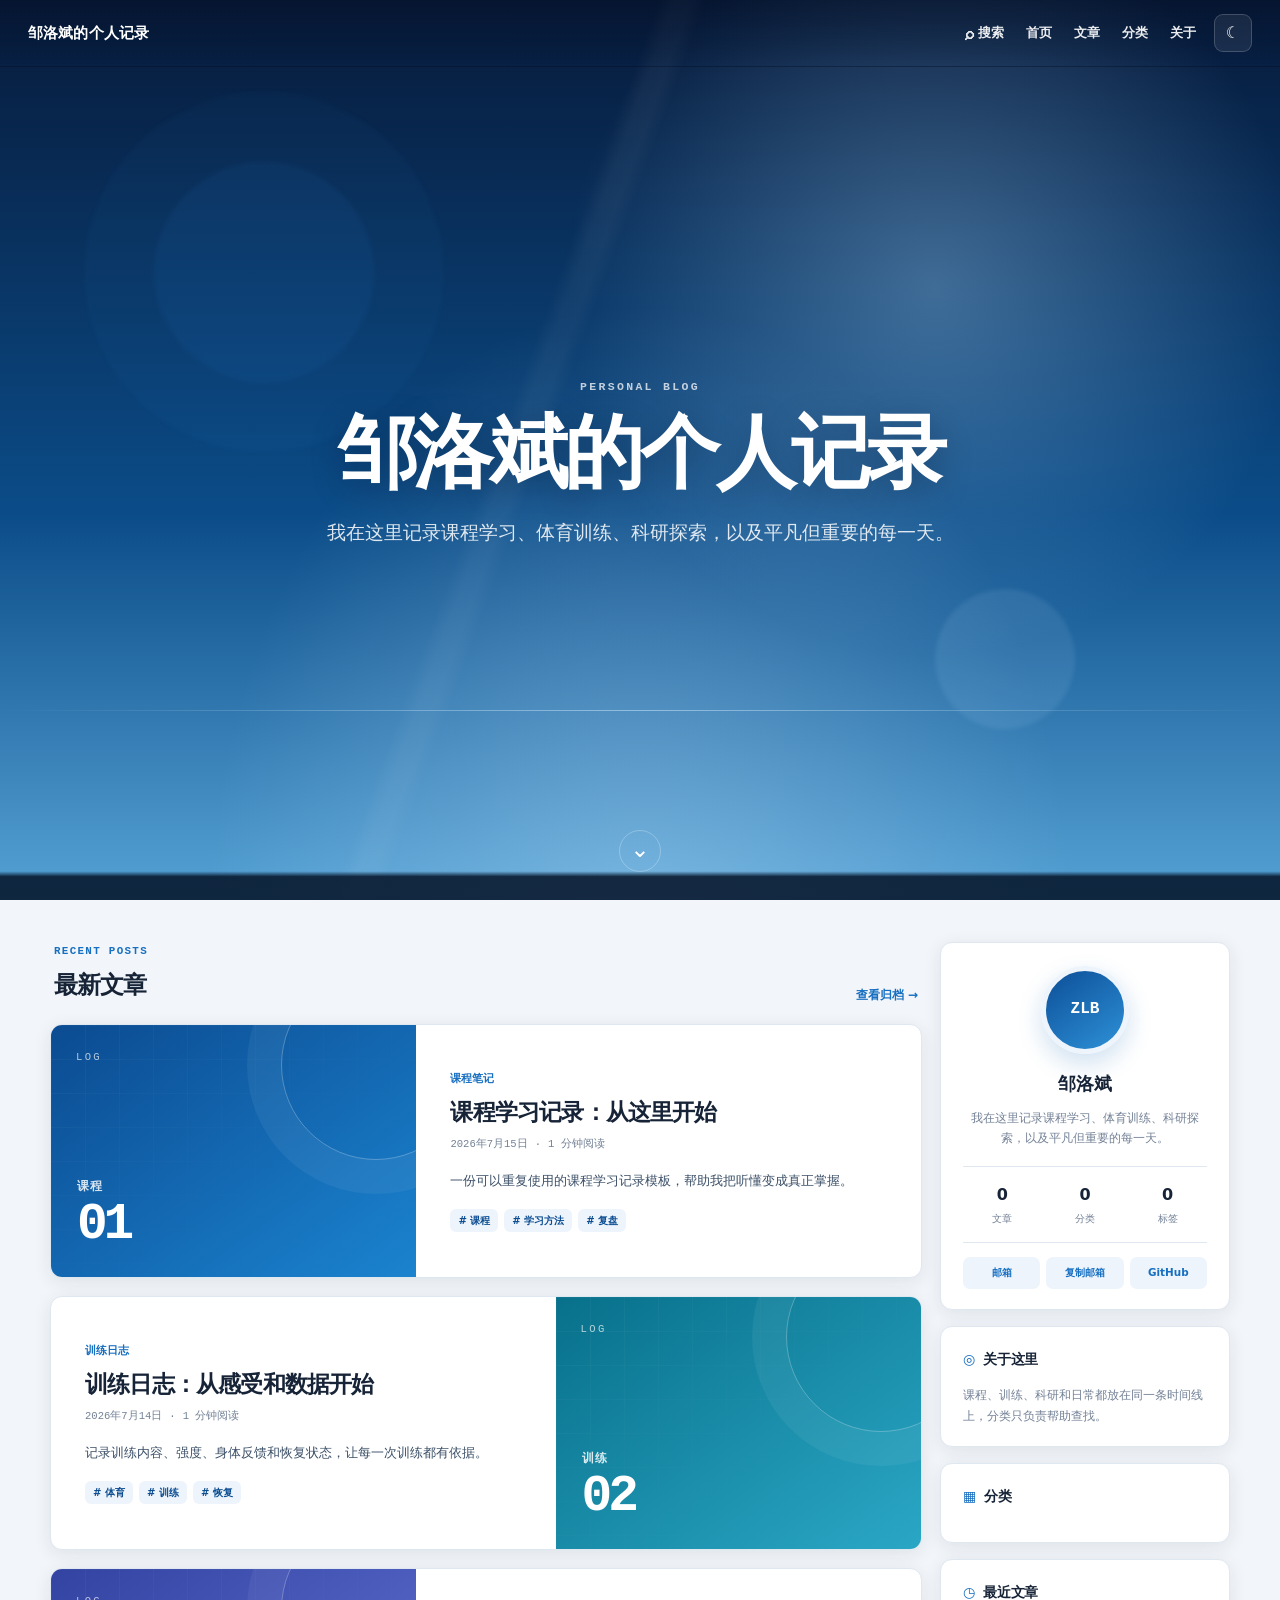
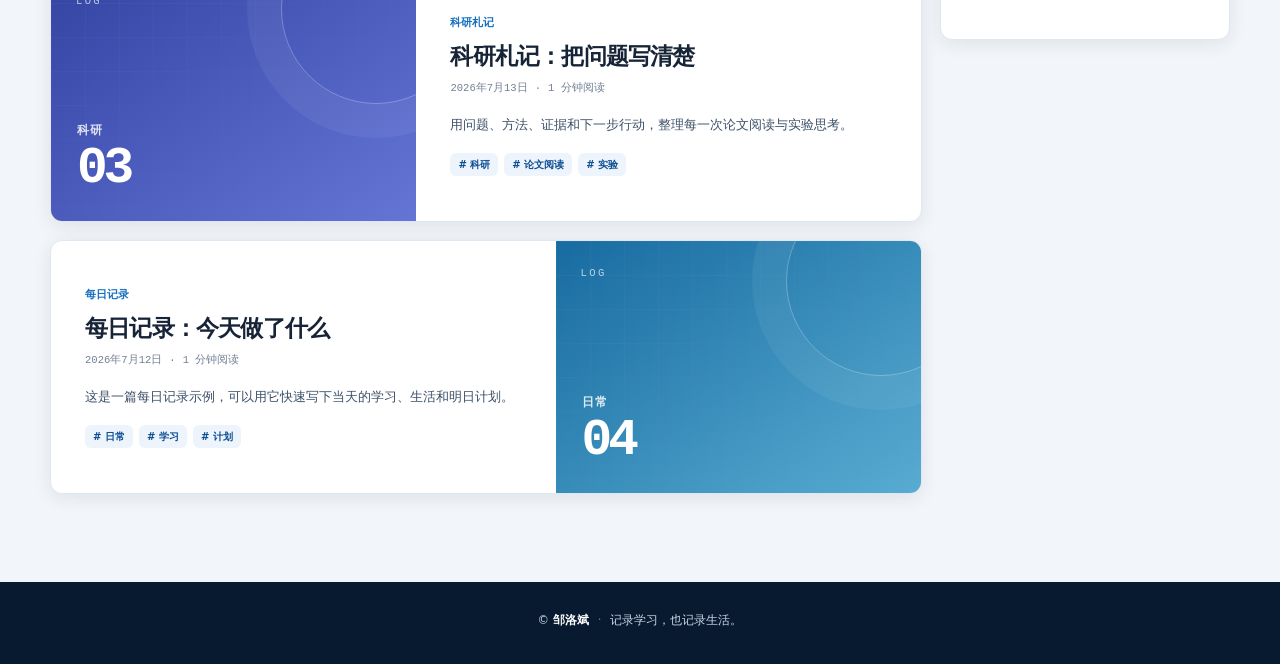
<file: index.html>
<!doctype html>
<html lang="zh-CN" data-theme="light">
  <head>
    <meta charset="utf-8" />
    <meta name="viewport" content="width=device-width, initial-scale=1" />
    <meta name="color-scheme" content="light dark" />
    <meta name="theme-color" content="#0b4f9f" />
    <meta name="description" content="邹洛斌的个人博客，记录课程学习、体育训练、科研探索与每日生活。" />
    <meta property="og:type" content="website" />
    <meta property="og:title" content="邹洛斌的个人记录" />
    <meta property="og:description" content="课程笔记、训练日志、科研札记，以及每天的学习与生活。" />
    <meta property="og:locale" content="zh_CN" />
    <meta name="twitter:card" content="summary" />
    <title>邹洛斌的个人记录</title>
    <link rel="manifest" href="site.webmanifest" />
    <link rel="stylesheet" href="assets/css/styles.css" />
    <script src="assets/js/site-config.js" defer></script>
    <script src="assets/js/records-data.js" defer></script>
    <script src="assets/js/common.js" defer></script>
    <script src="assets/js/main.js" defer></script>
  </head>
  <body data-page="home">
    <a class="skip-link" href="#main-content">跳到主要内容</a>

    <header class="site-header" id="top">
      <div class="header-inner wide-container">
        <a class="brand" href="#home" aria-label="返回首页" data-site-title>邹洛斌的个人记录</a>

        <nav class="desktop-nav" aria-label="主要导航">
          <a class="search-nav" href="notes/index.html#search"><span aria-hidden="true">⌕</span> 搜索</a>
          <a href="#home">首页</a>
          <a href="notes/index.html">文章</a>
          <a href="#categories">分类</a>
          <a href="#about">关于</a>
        </nav>

        <div class="header-actions">
          <button class="icon-button theme-toggle" type="button" aria-label="切换深色模式" title="切换主题">
            <span class="theme-icon" aria-hidden="true">☾</span>
          </button>
          <button class="icon-button menu-toggle" type="button" aria-label="打开导航菜单" aria-expanded="false" aria-controls="mobile-nav">
            <span></span><span></span><span></span>
          </button>
        </div>
      </div>

      <nav class="mobile-nav" id="mobile-nav" aria-label="移动端导航" hidden>
        <a href="#home">首页</a>
        <a href="notes/index.html">全部文章</a>
        <a href="notes/index.html?category=course" data-category-name="course">课程笔记</a>
        <a href="notes/index.html?category=training" data-category-name="training">训练日志</a>
        <a href="notes/index.html?category=research" data-category-name="research">科研札记</a>
        <a href="notes/index.html?category=daily" data-category-name="daily">每日记录</a>
        <a href="#about">关于我</a>
      </nav>
    </header>

    <main id="main-content">
      <section class="blog-hero" id="home" aria-labelledby="hero-title">
        <div class="hero-sky" aria-hidden="true">
          <span class="hero-orb hero-orb-one"></span>
          <span class="hero-orb hero-orb-two"></span>
          <span class="hero-horizon"></span>
        </div>
        <div class="hero-content container">
          <p class="hero-kicker">PERSONAL BLOG</p>
          <h1 id="hero-title" data-site-title>邹洛斌的个人记录</h1>
          <p data-owner-intro>我在这里记录课程学习、体育训练、科研探索，以及平凡但重要的每一天。</p>
        </div>
        <a class="scroll-down" href="#blog-content" aria-label="查看最新文章"><span aria-hidden="true">⌄</span></a>
      </section>

      <div class="blog-layout container" id="blog-content">
        <section class="post-feed" aria-labelledby="latest-title">
          <div class="feed-heading">
            <div>
              <p class="section-label">RECENT POSTS</p>
              <h2 id="latest-title">最新文章</h2>
            </div>
            <a href="notes/index.html">查看归档 <span aria-hidden="true">→</span></a>
          </div>
          <div class="post-list" id="post-feed" aria-live="polite"></div>
        </section>

        <aside class="blog-sidebar" id="about" aria-label="个人资料与文章导航">
          <section class="sidebar-card profile-card">
            <div class="profile-avatar" data-owner-initials aria-hidden="true">ZLB</div>
            <h2 data-owner-name>邹洛斌</h2>
            <p data-owner-intro>我在这里记录课程学习、体育训练、科研探索，以及平凡但重要的每一天。</p>
            <div class="profile-stats" aria-label="网站统计">
              <a href="notes/index.html"><strong data-record-total>0</strong><span>文章</span></a>
              <a href="notes/index.html"><strong data-category-total>0</strong><span>分类</span></a>
              <a href="notes/index.html"><strong data-tag-total>0</strong><span>标签</span></a>
            </div>
            <div class="profile-actions">
              <a data-email-link href="mailto:3230104074@zju.edu.cn">邮箱</a>
              <button class="copy-email" type="button">复制邮箱</button>
              <a data-github-link href="#">GitHub</a>
            </div>
          </section>

          <section class="sidebar-card notice-card">
            <h2><span aria-hidden="true">◎</span> 关于这里</h2>
            <p>课程、训练、科研和日常都放在同一条时间线上，分类只负责帮助查找。</p>
          </section>

          <section class="sidebar-card" id="categories">
            <h2><span aria-hidden="true">▦</span> 分类</h2>
            <div class="sidebar-categories" data-sidebar-categories></div>
          </section>

          <section class="sidebar-card">
            <h2><span aria-hidden="true">◷</span> 最近文章</h2>
            <div class="sidebar-recent" data-sidebar-recent></div>
          </section>
        </aside>
      </div>
    </main>

    <footer class="site-footer">
      <div class="container footer-inner">
        <p>© <span id="current-year"></span> <strong data-owner-name>邹洛斌</strong></p>
        <p>记录学习，也记录生活。</p>
      </div>
    </footer>

    <button class="back-to-top" type="button" aria-label="返回页面顶部" title="返回顶部">↑</button>
    <div class="toast" role="status" aria-live="polite" aria-atomic="true"></div>
    <noscript><div class="noscript-message">请启用 JavaScript，以显示文章记录。</div></noscript>
  </body>
</html>
</file>
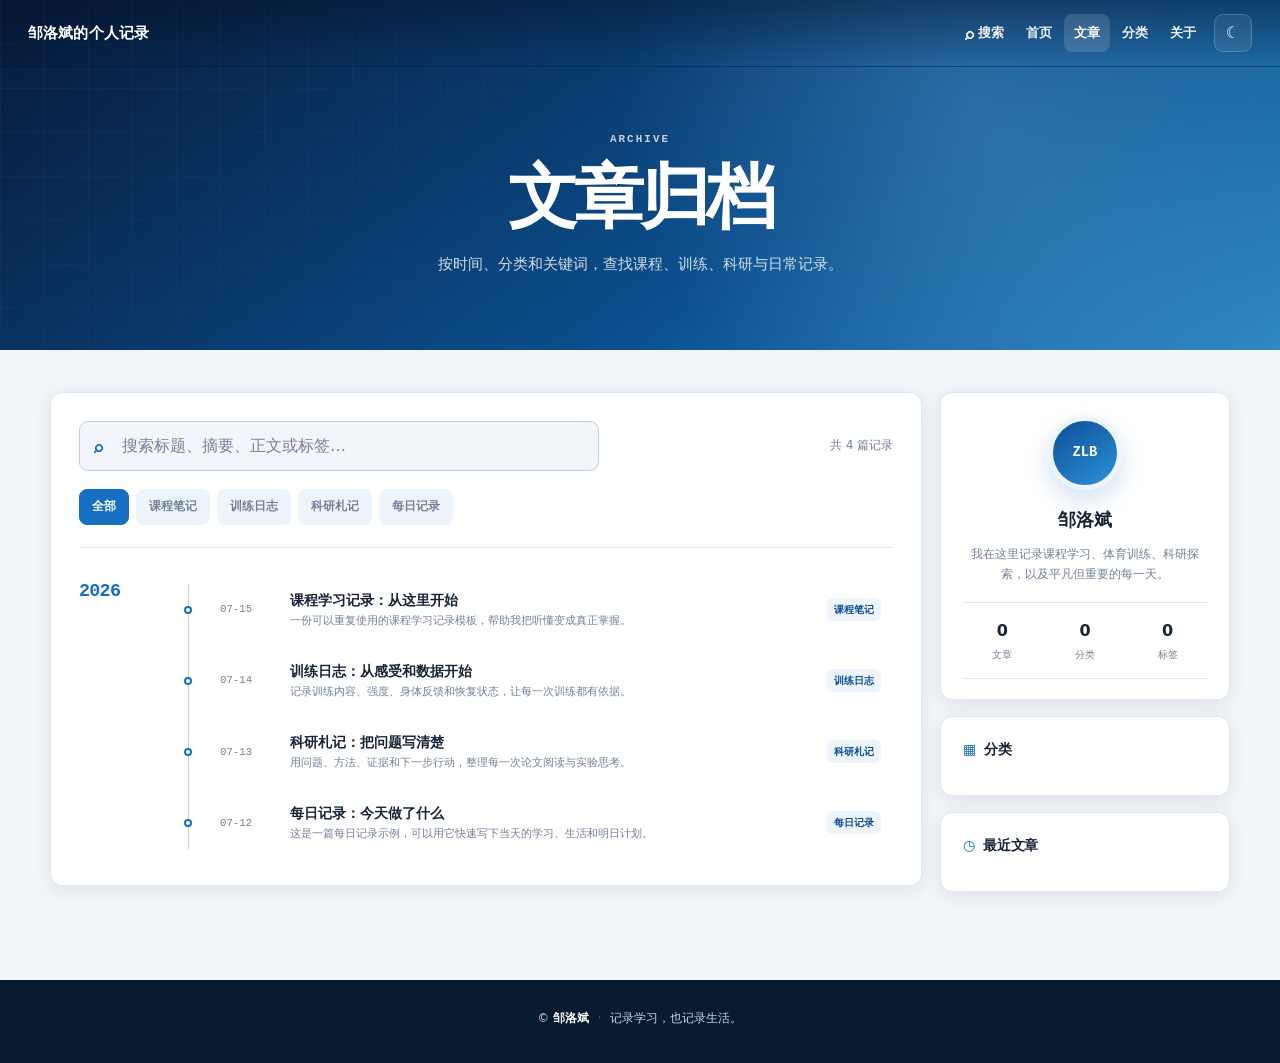
<file: notes/index.html>
<!doctype html>
<html lang="zh-CN" data-theme="light">
  <head>
    <meta charset="utf-8" />
    <meta name="viewport" content="width=device-width, initial-scale=1" />
    <meta name="color-scheme" content="light dark" />
    <meta name="theme-color" content="#0b4f9f" />
    <meta name="description" content="邹洛斌的课程、训练、科研与每日记录归档。" />
    <title>文章归档 · 邹洛斌</title>
    <link rel="stylesheet" href="../assets/css/styles.css" />
    <link rel="stylesheet" href="../assets/css/articles.css" />
    <script src="../assets/js/site-config.js" defer></script>
    <script src="../assets/js/records-data.js" defer></script>
    <script src="../assets/js/common.js" defer></script>
    <script src="../assets/js/notes.js" defer></script>
  </head>
  <body data-page="archive">
    <a class="skip-link" href="#main-content">跳到主要内容</a>

    <header class="site-header">
      <div class="header-inner wide-container">
        <a class="brand" href="../index.html" aria-label="返回网站首页" data-site-title>邹洛斌的个人记录</a>
        <nav class="desktop-nav" aria-label="主要导航">
          <a class="search-nav" href="#search"><span aria-hidden="true">⌕</span> 搜索</a>
          <a href="../index.html">首页</a>
          <a class="is-active" href="index.html" aria-current="page">文章</a>
          <a href="#archive-filter">分类</a>
          <a href="../index.html#about">关于</a>
        </nav>
        <div class="header-actions">
          <button class="icon-button theme-toggle" type="button" aria-label="切换深色模式" title="切换主题">
            <span class="theme-icon" aria-hidden="true">☾</span>
          </button>
          <button class="icon-button menu-toggle" type="button" aria-label="打开导航菜单" aria-expanded="false" aria-controls="mobile-nav">
            <span></span><span></span><span></span>
          </button>
        </div>
      </div>
      <nav class="mobile-nav" id="mobile-nav" aria-label="移动端导航" hidden>
        <a href="../index.html">首页</a>
        <a href="index.html">全部文章</a>
        <a href="index.html?category=course" data-category-name="course">课程笔记</a>
        <a href="index.html?category=training" data-category-name="training">训练日志</a>
        <a href="index.html?category=research" data-category-name="research">科研札记</a>
        <a href="index.html?category=daily" data-category-name="daily">每日记录</a>
      </nav>
    </header>

    <main class="notes-main" id="main-content">
      <section class="page-hero archive-hero" aria-labelledby="notes-page-title">
        <div class="page-hero-inner container">
          <p class="page-kicker">ARCHIVE</p>
          <h1 id="notes-page-title">文章归档</h1>
          <p>按时间、分类和关键词，查找课程、训练、科研与日常记录。</p>
        </div>
      </section>

      <div class="subpage-layout container">
        <section class="archive-panel" aria-label="记录列表">
          <div class="archive-tools" id="search">
            <label class="notes-search">
              <span class="visually-hidden">搜索记录</span>
              <span class="search-mark" aria-hidden="true">⌕</span>
              <input id="notes-search" type="search" placeholder="搜索标题、摘要、正文或标签…" autocomplete="off" />
            </label>
            <p id="results-count" aria-live="polite"></p>
          </div>
          <div class="archive-filter" id="archive-filter" role="group" aria-label="按分类筛选"></div>
          <div class="archive-list" id="archive-list"></div>
        </section>

        <aside class="blog-sidebar subpage-sidebar" aria-label="文章导航">
          <section class="sidebar-card profile-card compact-profile">
            <div class="profile-avatar" data-owner-initials aria-hidden="true">ZLB</div>
            <h2 data-owner-name>邹洛斌</h2>
            <p data-owner-intro>记录课程学习、体育训练、科研探索，以及平凡但重要的每一天。</p>
            <div class="profile-stats">
              <a href="index.html"><strong data-record-total>0</strong><span>文章</span></a>
              <a href="index.html"><strong data-category-total>0</strong><span>分类</span></a>
              <a href="index.html"><strong data-tag-total>0</strong><span>标签</span></a>
            </div>
          </section>
          <section class="sidebar-card">
            <h2><span aria-hidden="true">▦</span> 分类</h2>
            <div class="sidebar-categories" data-sidebar-categories></div>
          </section>
          <section class="sidebar-card">
            <h2><span aria-hidden="true">◷</span> 最近文章</h2>
            <div class="sidebar-recent" data-sidebar-recent></div>
          </section>
        </aside>
      </div>
    </main>

    <footer class="site-footer">
      <div class="container footer-inner">
        <p>© <span id="current-year"></span> <strong data-owner-name>邹洛斌</strong></p>
        <p>记录学习，也记录生活。</p>
      </div>
    </footer>
    <button class="back-to-top" type="button" aria-label="返回页面顶部">↑</button>
    <div class="toast" role="status" aria-live="polite" aria-atomic="true"></div>
  </body>
</html>
</file>
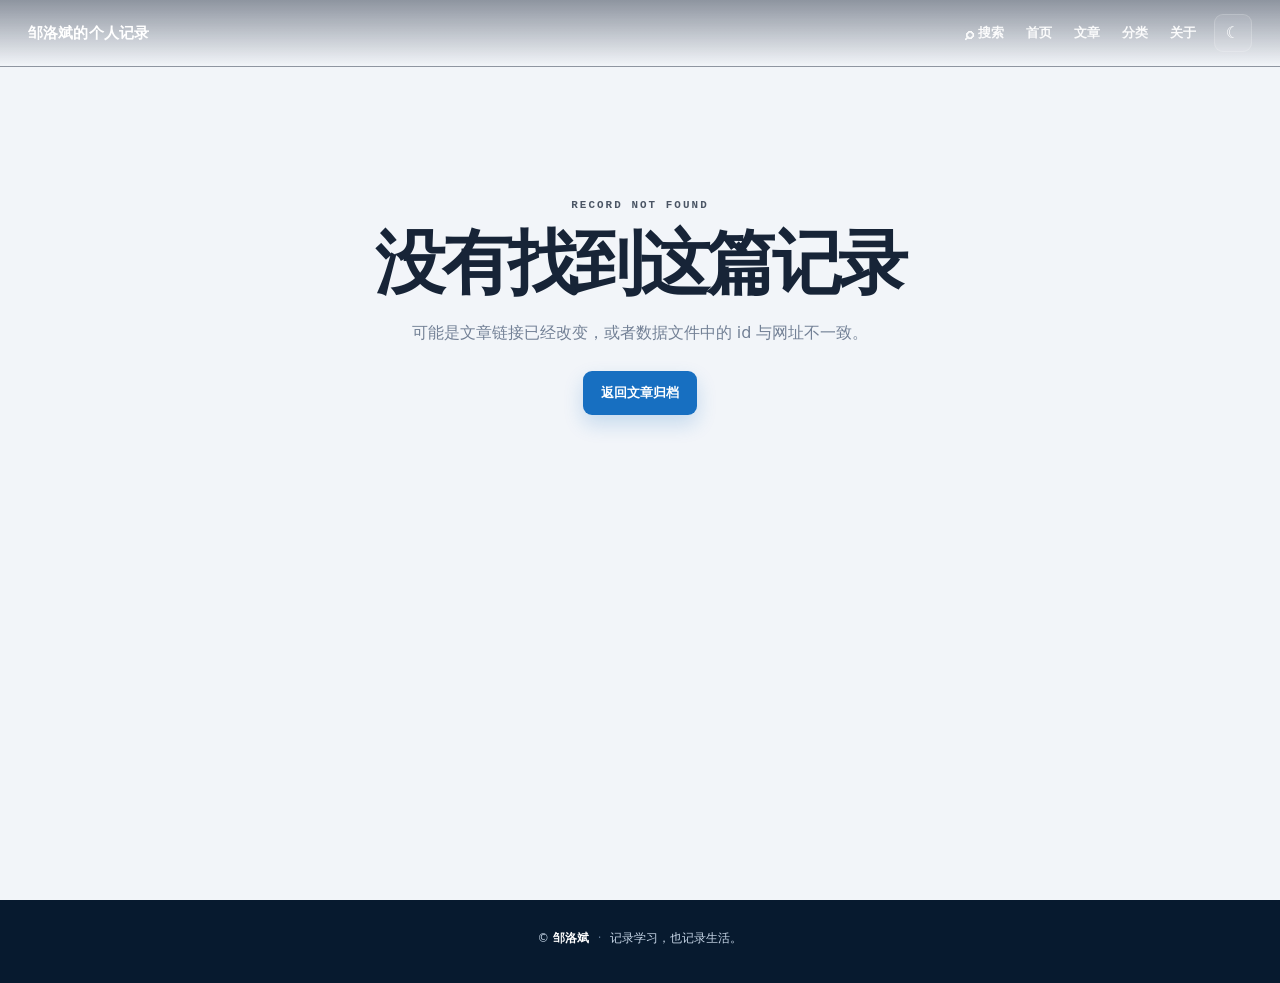
<file: notes/article.html>
<!doctype html>
<html lang="zh-CN" data-theme="light">
  <head>
    <meta charset="utf-8" />
    <meta name="viewport" content="width=device-width, initial-scale=1" />
    <meta name="color-scheme" content="light dark" />
    <meta name="theme-color" content="#0b4f9f" />
    <meta name="description" content="邹洛斌的个人记录。" />
    <title>文章 · 邹洛斌</title>
    <link rel="stylesheet" href="../assets/css/styles.css" />
    <link rel="stylesheet" href="../assets/css/articles.css" />
    <script src="../assets/js/site-config.js" defer></script>
    <script src="../assets/js/records-data.js" defer></script>
    <script src="../assets/js/common.js" defer></script>
    <script src="../assets/js/article.js" defer></script>
  </head>
  <body data-page="article">
    <a class="skip-link" href="#main-content">跳到主要内容</a>

    <header class="site-header">
      <div class="header-inner wide-container">
        <a class="brand" href="../index.html" aria-label="返回网站首页" data-site-title>邹洛斌的个人记录</a>
        <nav class="desktop-nav" aria-label="主要导航">
          <a class="search-nav" href="index.html#search"><span aria-hidden="true">⌕</span> 搜索</a>
          <a href="../index.html">首页</a>
          <a href="index.html">文章</a>
          <a href="index.html#archive-filter">分类</a>
          <a href="../index.html#about">关于</a>
        </nav>
        <div class="header-actions">
          <button class="icon-button theme-toggle" type="button" aria-label="切换深色模式" title="切换主题">
            <span class="theme-icon" aria-hidden="true">☾</span>
          </button>
          <button class="icon-button menu-toggle" type="button" aria-label="打开导航菜单" aria-expanded="false" aria-controls="mobile-nav">
            <span></span><span></span><span></span>
          </button>
        </div>
      </div>
      <nav class="mobile-nav" id="mobile-nav" aria-label="移动端导航" hidden>
        <a href="../index.html">首页</a>
        <a href="index.html">全部文章</a>
        <a href="../index.html#about">关于我</a>
      </nav>
    </header>

    <main class="article-main" id="main-content">
      <div id="article-view">
        <section class="page-hero article-hero" id="article-hero" aria-labelledby="article-title">
          <div class="page-hero-inner article-heading container">
            <a class="article-category" id="article-category" href="index.html">个人记录</a>
            <h1 id="article-title">正在打开记录…</h1>
            <p class="article-summary" id="article-summary"></p>
            <div class="article-meta">
              <time id="article-date"></time>
              <span id="article-reading-time"></span>
            </div>
            <div class="tag-list article-tags" id="article-tags" aria-label="文章标签"></div>
          </div>
        </section>

        <div class="article-page container">
          <article class="article-paper article-content" id="article-content"></article>
          <aside class="article-side" aria-label="文章目录与分类">
            <section class="article-toc sidebar-card">
              <h2><span aria-hidden="true">☷</span> 本页目录</h2>
              <nav id="article-toc"></nav>
            </section>
            <section class="sidebar-card article-category-card">
              <h2><span aria-hidden="true">▦</span> 文章分类</h2>
              <div class="sidebar-categories" data-sidebar-categories></div>
            </section>
          </aside>
        </div>

        <nav class="container article-navigation" id="article-navigation" aria-label="其他记录"></nav>
      </div>

      <section class="container article-missing" id="article-missing" hidden>
        <p class="page-kicker">RECORD NOT FOUND</p>
        <h1>没有找到这篇记录</h1>
        <p>可能是文章链接已经改变，或者数据文件中的 id 与网址不一致。</p>
        <a class="button button-primary" href="index.html">返回文章归档</a>
      </section>
    </main>

    <footer class="site-footer">
      <div class="container footer-inner">
        <p>© <span id="current-year"></span> <strong data-owner-name>邹洛斌</strong></p>
        <p>记录学习，也记录生活。</p>
      </div>
    </footer>
    <button class="back-to-top" type="button" aria-label="返回页面顶部">↑</button>
    <div class="toast" role="status" aria-live="polite" aria-atomic="true"></div>
  </body>
</html>
</file>
<file: assets/css/styles.css>
:root {
  color-scheme: light;
  --bg: #f2f5f9;
  --surface: #ffffff;
  --surface-soft: #edf4fc;
  --text: #172437;
  --text-soft: #3c5068;
  --muted: #738196;
  --primary: #176fc1;
  --primary-deep: #0c4d92;
  --primary-pale: #dcecff;
  --border: #dfe7f0;
  --border-strong: #bfd0e2;
  --hero-top: #071a3a;
  --hero-mid: #0b4c88;
  --hero-bottom: #55a2d5;
  --shadow-card: 0 4px 18px rgba(30, 55, 82, 0.09);
  --shadow-hover: 0 12px 32px rgba(30, 55, 82, 0.15);
  --header-height: 66px;
  --container: 1180px;
  --font-sans: Inter, "PingFang SC", "Microsoft YaHei", "Noto Sans CJK SC", system-ui, sans-serif;
  --font-mono: "SFMono-Regular", Consolas, "Liberation Mono", monospace;
}

[data-theme="dark"] {
  color-scheme: dark;
  --bg: #081321;
  --surface: #101f31;
  --surface-soft: #132942;
  --text: #eff7ff;
  --text-soft: #c8d6e7;
  --muted: #91a3b8;
  --primary: #72b5f2;
  --primary-deep: #a3cefa;
  --primary-pale: #173c60;
  --border: #20374f;
  --border-strong: #335775;
  --hero-top: #040e20;
  --hero-mid: #0a315c;
  --hero-bottom: #236d9d;
  --shadow-card: 0 5px 20px rgba(0, 0, 0, 0.22);
  --shadow-hover: 0 14px 34px rgba(0, 0, 0, 0.32);
}

*,
*::before,
*::after {
  box-sizing: border-box;
}

html {
  scroll-behavior: smooth;
  scroll-padding-top: calc(var(--header-height) + 20px);
}

body {
  min-width: 320px;
  margin: 0;
  color: var(--text);
  background: var(--bg);
  font-family: var(--font-sans);
  font-size: 16px;
  line-height: 1.72;
  text-rendering: optimizeLegibility;
}

body.menu-open {
  overflow: hidden;
}

a {
  color: inherit;
  text-decoration: none;
}

button,
input {
  font: inherit;
}

button,
a {
  -webkit-tap-highlight-color: transparent;
}

button {
  color: inherit;
}

::selection {
  color: #ffffff;
  background: var(--primary);
}

:focus-visible {
  outline: 3px solid #66b5ff;
  outline-offset: 3px;
}

.container,
.wide-container {
  width: min(calc(100% - 40px), var(--container));
  margin-inline: auto;
}

.wide-container {
  width: min(calc(100% - 56px), 1240px);
}

.skip-link {
  position: fixed;
  top: 10px;
  left: 10px;
  z-index: 1000;
  padding: 8px 13px;
  color: #ffffff;
  background: #082e5b;
  border-radius: 8px;
  transform: translateY(-160%);
  transition: transform 150ms ease;
}

.skip-link:focus {
  transform: translateY(0);
}

.visually-hidden {
  position: absolute !important;
  width: 1px !important;
  height: 1px !important;
  padding: 0 !important;
  margin: -1px !important;
  overflow: hidden !important;
  clip: rect(0, 0, 0, 0) !important;
  white-space: nowrap !important;
  border: 0 !important;
}

.site-header {
  position: fixed;
  inset: 0 0 auto;
  z-index: 100;
  min-height: var(--header-height);
  color: #ffffff;
  background: linear-gradient(180deg, rgba(4, 16, 37, 0.42), transparent);
  border-bottom: 1px solid transparent;
  transition: color 180ms ease, background-color 180ms ease, border-color 180ms ease, box-shadow 180ms ease;
}

.site-header.is-scrolled,
[data-page="not-found"] .site-header {
  color: var(--text);
  background: rgba(255, 255, 255, 0.9);
  border-bottom-color: var(--border);
  box-shadow: 0 4px 18px rgba(28, 54, 83, 0.07);
  backdrop-filter: blur(16px);
}

[data-theme="dark"] .site-header.is-scrolled,
[data-theme="dark"] body[data-page="not-found"] .site-header {
  background: rgba(8, 19, 33, 0.92);
}

.header-inner {
  display: flex;
  align-items: center;
  justify-content: space-between;
  min-height: var(--header-height);
}

.brand {
  overflow: hidden;
  font-size: 0.96rem;
  font-weight: 790;
  letter-spacing: 0.01em;
  text-overflow: ellipsis;
  white-space: nowrap;
}

.desktop-nav {
  display: flex;
  align-items: center;
  gap: 2px;
  margin-left: auto;
}

.desktop-nav a {
  display: inline-flex;
  align-items: center;
  gap: 5px;
  padding: 8px 10px;
  border-radius: 8px;
  font-size: 0.8rem;
  font-weight: 680;
  opacity: 0.92;
  transition: opacity 150ms ease, background-color 150ms ease;
}

.desktop-nav a:hover,
.desktop-nav a.is-active {
  background: rgba(255, 255, 255, 0.14);
  opacity: 1;
}

.site-header.is-scrolled .desktop-nav a:hover,
.site-header.is-scrolled .desktop-nav a.is-active,
[data-page="not-found"] .desktop-nav a:hover {
  color: var(--primary);
  background: var(--surface-soft);
}

.search-nav span {
  font-size: 1.05rem;
  line-height: 1;
}

.header-actions {
  display: flex;
  align-items: center;
  gap: 7px;
  margin-left: 8px;
}

.icon-button {
  display: grid;
  place-items: center;
  width: 38px;
  height: 38px;
  padding: 0;
  color: inherit;
  background: rgba(255, 255, 255, 0.08);
  border: 1px solid rgba(255, 255, 255, 0.18);
  border-radius: 9px;
  cursor: pointer;
  transition: color 150ms ease, background-color 150ms ease, border-color 150ms ease;
}

.site-header.is-scrolled .icon-button,
[data-page="not-found"] .icon-button {
  background: var(--surface);
  border-color: var(--border);
}

.icon-button:hover {
  background: rgba(255, 255, 255, 0.17);
}

.site-header.is-scrolled .icon-button:hover,
[data-page="not-found"] .icon-button:hover {
  color: var(--primary);
  background: var(--surface-soft);
}

.theme-icon {
  font-size: 1rem;
  line-height: 1;
}

.menu-toggle {
  display: none;
  gap: 4px;
}

.menu-toggle span {
  display: block;
  width: 17px;
  height: 1.5px;
  background: currentColor;
  border-radius: 4px;
}

.mobile-nav {
  position: fixed;
  top: var(--header-height);
  right: 0;
  left: 0;
  padding: 12px 22px 20px;
  color: var(--text);
  background: var(--surface);
  border-bottom: 1px solid var(--border);
  box-shadow: var(--shadow-card);
}

.mobile-nav a {
  display: block;
  padding: 12px 4px;
  color: var(--text-soft);
  border-bottom: 1px solid var(--border);
  font-size: 0.88rem;
  font-weight: 680;
}

.mobile-nav a:last-child {
  border-bottom: 0;
}

.blog-hero {
  position: relative;
  display: grid;
  place-items: center;
  min-height: 100svh;
  max-height: 820px;
  overflow: hidden;
  color: #ffffff;
  background: var(--hero-mid);
  isolation: isolate;
}

.hero-sky {
  position: absolute;
  inset: 0;
  z-index: -2;
  overflow: hidden;
  background:
    radial-gradient(circle at 73% 32%, rgba(177, 222, 255, 0.32), transparent 23rem),
    linear-gradient(180deg, var(--hero-top) 0%, var(--hero-mid) 57%, var(--hero-bottom) 100%);
}

.hero-sky::before {
  position: absolute;
  inset: 0;
  background:
    linear-gradient(110deg, transparent 0 41%, rgba(255, 255, 255, 0.04) 42% 43%, transparent 44%),
    radial-gradient(ellipse at 50% 105%, rgba(198, 231, 255, 0.33), transparent 48%);
  content: "";
}

.hero-sky::after {
  position: absolute;
  right: -9%;
  bottom: -34%;
  left: -9%;
  height: 60%;
  background:
    radial-gradient(ellipse at 18% 70%, #08294f 0 20%, transparent 20.5%),
    radial-gradient(ellipse at 72% 68%, #0a3662 0 24%, transparent 24.5%),
    linear-gradient(180deg, transparent 0 38%, rgba(4, 18, 39, 0.86) 39% 100%);
  content: "";
}

.hero-orb {
  position: absolute;
  border-radius: 50%;
  filter: blur(2px);
}

.hero-orb-one {
  top: 18%;
  left: 12%;
  width: 220px;
  height: 220px;
  background: rgba(42, 135, 210, 0.12);
  box-shadow: 0 0 0 70px rgba(65, 154, 221, 0.04);
}

.hero-orb-two {
  right: 16%;
  bottom: 19%;
  width: 140px;
  height: 140px;
  background: rgba(183, 225, 255, 0.1);
}

.hero-horizon {
  position: absolute;
  right: 0;
  bottom: 21%;
  left: 0;
  height: 1px;
  background: linear-gradient(90deg, transparent, rgba(221, 241, 255, 0.48), transparent);
}

.hero-content {
  padding: calc(var(--header-height) + 50px) 20px 90px;
  text-align: center;
}

.hero-kicker {
  margin: 0 0 14px;
  font-family: var(--font-mono);
  font-size: 0.72rem;
  font-weight: 700;
  letter-spacing: 0.2em;
  opacity: 0.74;
}

.blog-hero h1 {
  margin: 0;
  font-size: clamp(2.8rem, 6.8vw, 5rem);
  font-weight: 790;
  letter-spacing: -0.055em;
  line-height: 1.06;
  text-shadow: 0 8px 32px rgba(1, 12, 29, 0.28);
}

.blog-hero .hero-content > p:last-child {
  max-width: 690px;
  margin: 20px auto 0;
  color: rgba(255, 255, 255, 0.86);
  font-size: clamp(1rem, 1.8vw, 1.18rem);
}

.scroll-down {
  position: absolute;
  bottom: 28px;
  left: 50%;
  display: grid;
  place-items: center;
  width: 42px;
  height: 42px;
  color: #ffffff;
  border: 1px solid rgba(255, 255, 255, 0.26);
  border-radius: 50%;
  transform: translateX(-50%);
  transition: background-color 150ms ease, transform 150ms ease;
}

.scroll-down:hover {
  background: rgba(255, 255, 255, 0.12);
  transform: translate(-50%, 3px);
}

.scroll-down span {
  font-size: 1.45rem;
  line-height: 1;
  transform: translateY(-2px);
}

.blog-layout {
  display: grid;
  grid-template-columns: minmax(0, 1fr) 290px;
  align-items: start;
  gap: 18px;
  padding-top: 42px;
  padding-bottom: 88px;
}

.post-feed {
  min-width: 0;
}

.feed-heading {
  display: flex;
  align-items: end;
  justify-content: space-between;
  gap: 24px;
  margin-bottom: 18px;
  padding: 0 4px;
}

.section-label {
  margin: 0 0 3px;
  color: var(--primary);
  font-family: var(--font-mono);
  font-size: 0.68rem;
  font-weight: 760;
  letter-spacing: 0.12em;
}

.feed-heading h2 {
  margin: 0;
  font-size: 1.52rem;
  letter-spacing: -0.035em;
}

.feed-heading > a {
  color: var(--primary);
  font-size: 0.76rem;
  font-weight: 720;
}

.post-list {
  display: grid;
  gap: 18px;
}

.post-card {
  display: flex;
  min-height: 252px;
  overflow: hidden;
  background: var(--surface);
  border: 1px solid var(--border);
  border-radius: 12px;
  box-shadow: var(--shadow-card);
  transition: transform 170ms ease, box-shadow 170ms ease, border-color 170ms ease;
}

.post-card:hover {
  border-color: var(--border-strong);
  box-shadow: var(--shadow-hover);
  transform: translateY(-3px);
}

.post-card:nth-child(even) .post-cover {
  order: 2;
}

.post-cover {
  position: relative;
  display: flex;
  flex: 0 0 42%;
  flex-direction: column;
  justify-content: flex-end;
  min-height: 252px;
  padding: 26px;
  overflow: hidden;
  color: #ffffff;
  background: linear-gradient(145deg, #0b4b91, #1b83cf);
  isolation: isolate;
}

.post-card[data-category="training"] .post-cover {
  background: linear-gradient(145deg, #08708b, #2aa7c5);
}

.post-card[data-category="research"] .post-cover {
  background: linear-gradient(145deg, #3343a2, #6575d6);
}

.post-card[data-category="daily"] .post-cover {
  background: linear-gradient(145deg, #176ba0, #58acd2);
}

.cover-grid {
  position: absolute;
  inset: 0;
  z-index: -1;
  opacity: 0.22;
  background-image:
    linear-gradient(rgba(255, 255, 255, 0.18) 1px, transparent 1px),
    linear-gradient(90deg, rgba(255, 255, 255, 0.18) 1px, transparent 1px);
  background-size: 34px 34px;
  mask-image: linear-gradient(145deg, #000, transparent 74%);
}

.post-cover::after {
  position: absolute;
  top: -55px;
  right: -55px;
  z-index: -1;
  width: 190px;
  height: 190px;
  border: 1px solid rgba(255, 255, 255, 0.28);
  border-radius: 50%;
  box-shadow: 0 0 0 34px rgba(255, 255, 255, 0.055);
  content: "";
}

.cover-label {
  font-size: 0.78rem;
  font-weight: 700;
  letter-spacing: 0.08em;
  opacity: 0.84;
}

.cover-number {
  margin-top: 3px;
  font-family: var(--font-mono);
  font-size: 3.2rem;
  letter-spacing: -0.08em;
  line-height: 1;
}

.cover-word {
  position: absolute;
  top: 23px;
  left: 25px;
  font-family: var(--font-mono);
  font-size: 0.66rem;
  letter-spacing: 0.22em;
  opacity: 0.68;
}

.post-card-content {
  display: flex;
  flex: 1;
  flex-direction: column;
  justify-content: center;
  min-width: 0;
  padding: 30px 34px;
}

.post-category {
  align-self: flex-start;
  color: var(--primary);
  font-size: 0.7rem;
  font-weight: 740;
}

.post-card-content h2 {
  margin: 8px 0 7px;
  font-size: clamp(1.18rem, 2.2vw, 1.45rem);
  letter-spacing: -0.035em;
  line-height: 1.38;
}

.post-card-content h2 a {
  transition: color 150ms ease;
}

.post-card-content h2 a:hover {
  color: var(--primary);
}

.post-meta {
  display: flex;
  flex-wrap: wrap;
  gap: 7px;
  color: var(--muted);
  font-family: var(--font-mono);
  font-size: 0.66rem;
}

.post-card-content > p {
  display: -webkit-box;
  margin: 15px 0 17px;
  overflow: hidden;
  color: var(--text-soft);
  font-size: 0.84rem;
  -webkit-box-orient: vertical;
  -webkit-line-clamp: 3;
}

.tag-list {
  display: flex;
  flex-wrap: wrap;
  gap: 6px;
}

.tag {
  display: inline-flex;
  align-items: center;
  min-height: 23px;
  padding: 3px 8px;
  color: var(--primary-deep);
  background: var(--surface-soft);
  border-radius: 6px;
  font-size: 0.63rem;
  font-weight: 650;
}

.blog-sidebar {
  display: grid;
  gap: 16px;
}

.sidebar-card {
  padding: 20px 22px;
  background: var(--surface);
  border: 1px solid var(--border);
  border-radius: 12px;
  box-shadow: var(--shadow-card);
}

.sidebar-card > h2 {
  display: flex;
  align-items: center;
  gap: 8px;
  margin: 0 0 14px;
  font-size: 0.88rem;
  letter-spacing: -0.015em;
}

.sidebar-card > h2 span {
  color: var(--primary);
}

.profile-card {
  text-align: center;
}

.profile-avatar {
  display: grid;
  place-items: center;
  width: 88px;
  height: 88px;
  margin: 3px auto 14px;
  color: #ffffff;
  background: linear-gradient(145deg, #0c4f98, #2e91d7);
  border: 5px solid var(--surface-soft);
  border-radius: 50%;
  box-shadow: 0 10px 24px rgba(21, 106, 181, 0.2);
  font-family: var(--font-mono);
  font-size: 1rem;
  font-weight: 780;
}

.profile-card h2 {
  display: block;
  margin: 0;
  font-size: 1.15rem;
}

.profile-card > p {
  margin: 8px 0 18px;
  color: var(--muted);
  font-size: 0.75rem;
  line-height: 1.7;
}

.profile-stats {
  display: grid;
  grid-template-columns: repeat(3, 1fr);
  gap: 4px;
  padding: 14px 0;
  border-top: 1px solid var(--border);
  border-bottom: 1px solid var(--border);
}

.profile-stats a {
  display: grid;
  gap: 1px;
}

.profile-stats strong {
  font-size: 1rem;
}

.profile-stats span {
  color: var(--muted);
  font-size: 0.65rem;
}

.profile-actions {
  display: grid;
  grid-template-columns: repeat(3, 1fr);
  gap: 6px;
  margin-top: 14px;
}

.profile-actions a,
.profile-actions button {
  min-width: 0;
  padding: 7px 5px;
  color: var(--primary);
  background: var(--surface-soft);
  border: 0;
  border-radius: 7px;
  cursor: pointer;
  font-size: 0.65rem;
  font-weight: 690;
}

.notice-card p {
  margin: 0;
  color: var(--muted);
  font-size: 0.75rem;
}

.sidebar-categories {
  display: grid;
}

.sidebar-categories a {
  display: flex;
  align-items: center;
  justify-content: space-between;
  gap: 12px;
  padding: 9px 0;
  color: var(--text-soft);
  border-bottom: 1px solid var(--border);
  font-size: 0.75rem;
}

.sidebar-categories a:last-child {
  border-bottom: 0;
}

.sidebar-categories a > span {
  display: flex;
  align-items: center;
  gap: 8px;
}

.sidebar-categories strong {
  color: var(--muted);
  font-family: var(--font-mono);
  font-size: 0.68rem;
}

.category-dot {
  width: 8px;
  height: 8px;
  background: #2d83d3;
  border-radius: 50%;
}

.category-dot[data-category="training"] {
  background: #27a0b8;
}

.category-dot[data-category="research"] {
  background: #6977d7;
}

.category-dot[data-category="daily"] {
  background: #54a9cc;
}

.sidebar-recent {
  display: grid;
  gap: 12px;
}

.sidebar-recent a {
  display: grid;
  grid-template-columns: 38px minmax(0, 1fr);
  gap: 10px;
  align-items: start;
}

.sidebar-recent time {
  padding-top: 2px;
  color: var(--primary);
  font-family: var(--font-mono);
  font-size: 0.62rem;
}

.sidebar-recent a > span {
  display: grid;
  min-width: 0;
}

.sidebar-recent strong {
  overflow: hidden;
  font-size: 0.72rem;
  font-weight: 680;
  line-height: 1.45;
  text-overflow: ellipsis;
  white-space: nowrap;
}

.sidebar-recent small {
  color: var(--muted);
  font-size: 0.62rem;
}

.button {
  display: inline-flex;
  align-items: center;
  justify-content: center;
  min-height: 44px;
  padding: 9px 17px;
  border: 1px solid transparent;
  border-radius: 9px;
  cursor: pointer;
  font-size: 0.82rem;
  font-weight: 720;
  transition: transform 150ms ease, background-color 150ms ease, box-shadow 150ms ease;
}

.button:hover {
  transform: translateY(-2px);
}

.button-primary {
  color: #ffffff;
  background: var(--primary);
  box-shadow: 0 9px 20px rgba(22, 111, 193, 0.2);
}

.button-secondary {
  color: var(--primary);
  background: var(--surface);
  border-color: var(--border-strong);
}

.empty-state {
  padding: 50px 24px;
  color: var(--muted);
  background: var(--surface);
  border: 1px dashed var(--border-strong);
  border-radius: 12px;
  text-align: center;
}

.site-footer {
  padding: 29px 0 34px;
  color: #c7d6e7;
  background: #071a2f;
}

.footer-inner {
  display: flex;
  align-items: center;
  justify-content: center;
  gap: 9px;
  font-size: 0.72rem;
}

.footer-inner p {
  margin: 0;
}

.footer-inner p + p::before {
  margin-right: 9px;
  color: #607995;
  content: "·";
}

.footer-inner strong {
  color: #ffffff;
}

.back-to-top {
  position: fixed;
  right: 18px;
  bottom: 18px;
  z-index: 80;
  display: grid;
  place-items: center;
  width: 40px;
  height: 40px;
  color: #ffffff;
  background: var(--primary);
  border: 0;
  border-radius: 9px;
  box-shadow: 0 10px 24px rgba(13, 72, 130, 0.25);
  cursor: pointer;
  opacity: 0;
  pointer-events: none;
  transform: translateY(8px);
  transition: opacity 150ms ease, transform 150ms ease;
}

.back-to-top.is-visible {
  opacity: 1;
  pointer-events: auto;
  transform: translateY(0);
}

.toast {
  position: fixed;
  right: 18px;
  bottom: 68px;
  z-index: 200;
  max-width: min(360px, calc(100vw - 36px));
  padding: 10px 14px;
  color: #ffffff;
  background: #12243a;
  border-radius: 8px;
  box-shadow: var(--shadow-hover);
  font-size: 0.75rem;
  opacity: 0;
  pointer-events: none;
  transform: translateY(7px);
  transition: opacity 150ms ease, transform 150ms ease;
}

.toast.is-visible {
  opacity: 1;
  transform: translateY(0);
}

.noscript-message {
  position: fixed;
  right: 18px;
  bottom: 18px;
  z-index: 300;
  max-width: 420px;
  padding: 11px 15px;
  color: #ffffff;
  background: #96342d;
  border-radius: 8px;
}

@media (max-width: 1000px) {
  .blog-layout {
    grid-template-columns: 1fr;
  }

  .blog-sidebar {
    grid-template-columns: repeat(2, minmax(0, 1fr));
  }

  .profile-card {
    grid-row: span 2;
  }
}

@media (max-width: 960px) {
  .desktop-nav {
    display: none;
  }

  .menu-toggle {
    display: grid;
  }
}

@media (max-width: 700px) {
  .container,
  .wide-container {
    width: min(calc(100% - 28px), var(--container));
  }

  .brand {
    max-width: calc(100vw - 150px);
    font-size: 0.86rem;
  }

  .blog-hero {
    min-height: 620px;
    max-height: 720px;
  }

  .hero-content {
    padding-inline: 4px;
  }

  .blog-hero h1 {
    font-size: clamp(2.45rem, 12vw, 3.65rem);
  }

  .blog-layout {
    padding-top: 30px;
  }

  .feed-heading {
    align-items: center;
  }

  .post-card {
    display: block;
  }

  .post-card:nth-child(even) .post-cover {
    order: 0;
  }

  .post-cover {
    min-height: 185px;
    padding: 23px;
  }

  .cover-number {
    font-size: 2.65rem;
  }

  .post-card-content {
    padding: 25px 23px 27px;
  }

  .blog-sidebar {
    grid-template-columns: 1fr;
  }

  .profile-card {
    grid-row: auto;
  }

  .footer-inner {
    display: grid;
    gap: 2px;
    text-align: center;
  }

  .footer-inner p + p::before {
    display: none;
  }

  .back-to-top {
    right: 12px;
    bottom: 12px;
  }

  .toast {
    right: 12px;
    bottom: 62px;
  }
}

@media (prefers-reduced-motion: reduce) {
  html {
    scroll-behavior: auto;
  }

  *,
  *::before,
  *::after {
    scroll-behavior: auto !important;
    transition-duration: 0.01ms !important;
  }
}
</file>
<file: assets/css/articles.css>
.notes-main,
.article-main {
  min-height: 100vh;
}

.page-hero {
  position: relative;
  display: grid;
  place-items: center;
  min-height: 350px;
  padding: calc(var(--header-height) + 55px) 0 64px;
  overflow: hidden;
  color: #ffffff;
  background:
    radial-gradient(circle at 76% 30%, rgba(150, 214, 255, 0.22), transparent 22rem),
    linear-gradient(145deg, #071a3a, #0b4f8d 62%, #3089c2);
  isolation: isolate;
}

.page-hero::before {
  position: absolute;
  inset: 0;
  z-index: -1;
  opacity: 0.2;
  background-image:
    linear-gradient(rgba(255, 255, 255, 0.18) 1px, transparent 1px),
    linear-gradient(90deg, rgba(255, 255, 255, 0.18) 1px, transparent 1px);
  background-size: 44px 44px;
  mask-image: linear-gradient(145deg, #000, transparent 78%);
  content: "";
}

.page-hero-inner {
  position: relative;
  z-index: 1;
  text-align: center;
}

.page-kicker {
  margin: 0 0 10px;
  font-family: var(--font-mono);
  font-size: 0.68rem;
  font-weight: 720;
  letter-spacing: 0.19em;
  opacity: 0.76;
}

.page-hero h1,
.article-missing h1 {
  margin: 0;
  font-size: clamp(2.45rem, 6vw, 4.4rem);
  font-weight: 790;
  letter-spacing: -0.055em;
  line-height: 1.08;
}

.page-hero-inner > p:last-child {
  max-width: 700px;
  margin: 16px auto 0;
  color: rgba(255, 255, 255, 0.82);
  font-size: 0.92rem;
}

.subpage-layout {
  display: grid;
  grid-template-columns: minmax(0, 1fr) 290px;
  align-items: start;
  gap: 18px;
  padding-top: 42px;
  padding-bottom: 88px;
}

.archive-panel {
  min-width: 0;
  padding: 28px;
  background: var(--surface);
  border: 1px solid var(--border);
  border-radius: 12px;
  box-shadow: var(--shadow-card);
}

.archive-tools {
  display: flex;
  align-items: center;
  justify-content: space-between;
  gap: 18px;
  scroll-margin-top: calc(var(--header-height) + 22px);
}

.archive-tools > p {
  margin: 0;
  color: var(--muted);
  font-size: 0.72rem;
  white-space: nowrap;
}

.notes-search {
  position: relative;
  display: block;
  width: min(100%, 520px);
}

.notes-search input {
  width: 100%;
  min-height: 47px;
  padding: 10px 14px 10px 42px;
  color: var(--text);
  background: var(--bg);
  border: 1px solid var(--border-strong);
  border-radius: 9px;
}

.notes-search input::placeholder {
  color: var(--muted);
}

.search-mark {
  position: absolute;
  top: 50%;
  left: 15px;
  z-index: 1;
  color: var(--primary);
  font-size: 1.05rem;
  font-weight: 800;
  transform: translateY(-50%);
  pointer-events: none;
}

.archive-filter {
  display: flex;
  flex-wrap: wrap;
  gap: 7px;
  margin: 18px 0 28px;
  padding-bottom: 22px;
  border-bottom: 1px solid var(--border);
}

.filter-button {
  min-height: 36px;
  padding: 6px 12px;
  color: var(--muted);
  background: var(--surface-soft);
  border: 1px solid transparent;
  border-radius: 8px;
  cursor: pointer;
  font-size: 0.72rem;
  font-weight: 690;
  transition: color 150ms ease, background-color 150ms ease, border-color 150ms ease;
}

.filter-button:hover,
.filter-button.is-active {
  color: #ffffff;
  background: var(--primary);
  border-color: var(--primary);
}

.archive-list {
  display: grid;
  gap: 30px;
}

.archive-year-group {
  display: grid;
  grid-template-columns: 86px minmax(0, 1fr);
  gap: 20px;
}

.archive-year {
  position: sticky;
  top: calc(var(--header-height) + 24px);
  align-self: start;
  margin: 0;
  color: var(--primary);
  font-family: var(--font-mono);
  font-size: 1.15rem;
  letter-spacing: -0.04em;
}

.archive-year-entries {
  position: relative;
  display: grid;
  gap: 3px;
  padding-left: 23px;
}

.archive-year-entries::before {
  position: absolute;
  top: 8px;
  bottom: 8px;
  left: 3px;
  width: 1px;
  background: var(--border-strong);
  content: "";
}

.archive-entry {
  position: relative;
  display: grid;
  grid-template-columns: 55px minmax(0, 1fr) auto;
  align-items: center;
  gap: 15px;
  padding: 13px 12px;
  border-radius: 9px;
  transition: background-color 150ms ease, color 150ms ease;
}

.archive-entry::before {
  position: absolute;
  top: 50%;
  left: -24px;
  width: 8px;
  height: 8px;
  background: var(--surface);
  border: 2px solid var(--primary);
  border-radius: 50%;
  content: "";
  transform: translateY(-50%);
}

.archive-entry:hover {
  color: var(--primary);
  background: var(--surface-soft);
}

.archive-entry time {
  color: var(--muted);
  font-family: var(--font-mono);
  font-size: 0.67rem;
}

.archive-entry-copy {
  display: grid;
  min-width: 0;
}

.archive-entry-copy strong {
  overflow: hidden;
  font-size: 0.86rem;
  text-overflow: ellipsis;
  white-space: nowrap;
}

.archive-entry-copy small {
  overflow: hidden;
  color: var(--muted);
  font-size: 0.67rem;
  text-overflow: ellipsis;
  white-space: nowrap;
}

.archive-entry-category {
  padding: 3px 7px;
  color: var(--primary-deep);
  background: var(--surface-soft);
  border-radius: 6px;
  font-size: 0.62rem;
  font-weight: 680;
}

.notes-empty {
  padding: 46px 22px;
  color: var(--muted);
  border: 1px dashed var(--border-strong);
  border-radius: 10px;
  text-align: center;
}

.compact-profile .profile-avatar {
  width: 74px;
  height: 74px;
  font-size: 0.86rem;
}

.article-hero {
  min-height: 410px;
  padding-bottom: 64px;
}

.article-hero[data-category="training"] {
  background:
    radial-gradient(circle at 76% 30%, rgba(166, 240, 255, 0.2), transparent 22rem),
    linear-gradient(145deg, #072a3a, #08718d 62%, #36a8bd);
}

.article-hero[data-category="research"] {
  background:
    radial-gradient(circle at 76% 30%, rgba(196, 201, 255, 0.2), transparent 22rem),
    linear-gradient(145deg, #151d52, #3546a1 62%, #6979d0);
}

.article-hero[data-category="daily"] {
  background:
    radial-gradient(circle at 76% 30%, rgba(193, 237, 255, 0.2), transparent 22rem),
    linear-gradient(145deg, #08283f, #176c9f 62%, #5aa8ca);
}

.article-heading {
  max-width: 900px;
}

.article-category {
  display: inline-flex;
  margin-bottom: 14px;
  padding: 5px 10px;
  color: #ffffff;
  background: rgba(255, 255, 255, 0.12);
  border: 1px solid rgba(255, 255, 255, 0.25);
  border-radius: 7px;
  font-size: 0.68rem;
  font-weight: 700;
}

.article-summary {
  max-width: 740px;
  margin: 16px auto 0;
  color: rgba(255, 255, 255, 0.82);
  font-size: 0.9rem;
}

.article-meta {
  display: flex;
  flex-wrap: wrap;
  justify-content: center;
  gap: 8px 15px;
  margin-top: 18px;
  color: rgba(255, 255, 255, 0.72);
  font-family: var(--font-mono);
  font-size: 0.66rem;
}

.article-meta > * + *::before {
  margin-right: 15px;
  opacity: 0.55;
  content: "·";
}

.article-tags {
  justify-content: center;
  margin-top: 17px;
}

.article-tags .tag {
  color: #ffffff;
  background: rgba(255, 255, 255, 0.12);
}

.article-page {
  display: grid;
  grid-template-columns: minmax(0, 1fr) 290px;
  align-items: start;
  gap: 18px;
  padding-top: 42px;
  padding-bottom: 22px;
}

.article-paper {
  min-width: 0;
  padding: clamp(30px, 5vw, 50px) clamp(24px, 5vw, 44px);
  background: var(--surface);
  border: 1px solid var(--border);
  border-radius: 12px;
  box-shadow: var(--shadow-card);
}

.article-content {
  color: var(--text-soft);
  font-size: 1rem;
}

.article-content section + section {
  margin-top: 50px;
  padding-top: 4px;
}

.article-content h2 {
  margin: 0 0 18px;
  color: var(--text);
  font-size: clamp(1.42rem, 3vw, 1.9rem);
  letter-spacing: -0.04em;
  scroll-margin-top: calc(var(--header-height) + 28px);
}

.article-content p {
  margin: 0 0 1.15em;
}

.article-content ul,
.article-content ol {
  margin: 1.15em 0;
  padding-left: 1.5em;
}

.article-content li {
  margin: 0.55em 0;
  padding-left: 0.2em;
}

.article-content li::marker {
  color: var(--primary);
}

.article-content blockquote {
  margin: 1.8em 0 0;
  padding: 17px 20px;
  color: var(--text);
  background: var(--surface-soft);
  border-left: 4px solid var(--primary);
  border-radius: 0 9px 9px 0;
}

.article-side {
  position: sticky;
  top: calc(var(--header-height) + 18px);
  display: grid;
  gap: 16px;
}

.article-toc nav {
  display: grid;
}

.article-toc nav a {
  padding: 7px 0 7px 11px;
  color: var(--muted);
  border-left: 2px solid var(--border);
  font-size: 0.72rem;
  line-height: 1.45;
  transition: color 150ms ease, border-color 150ms ease;
}

.article-toc nav a:hover {
  color: var(--primary);
  border-left-color: var(--primary);
}

.article-navigation {
  display: grid;
  grid-template-columns: repeat(2, minmax(0, 1fr));
  gap: 14px;
  padding-top: 16px;
  padding-bottom: 78px;
}

.article-nav-link {
  display: grid;
  gap: 5px;
  padding: 19px 20px;
  background: var(--surface);
  border: 1px solid var(--border);
  border-radius: 10px;
  box-shadow: var(--shadow-card);
  transition: border-color 150ms ease, transform 150ms ease;
}

.article-nav-link:hover {
  border-color: var(--border-strong);
  transform: translateY(-2px);
}

.article-nav-link small {
  color: var(--muted);
  font-size: 0.65rem;
}

.article-nav-link strong {
  font-size: 0.84rem;
}

.article-nav-link.older {
  text-align: right;
}

.article-missing {
  min-height: 75vh;
  padding-top: calc(var(--header-height) + 130px);
  padding-bottom: 130px;
  text-align: center;
}

.article-missing > p:not(.page-kicker) {
  margin: 18px 0 25px;
  color: var(--muted);
}

@media (max-width: 1000px) {
  .subpage-layout,
  .article-page {
    grid-template-columns: 1fr;
  }

  .subpage-sidebar {
    grid-template-columns: repeat(2, minmax(0, 1fr));
  }

  .subpage-sidebar .compact-profile {
    grid-row: span 2;
  }

  .article-side {
    position: static;
    grid-template-columns: repeat(2, minmax(0, 1fr));
  }
}

@media (max-width: 700px) {
  .page-hero {
    min-height: 320px;
    padding-top: calc(var(--header-height) + 46px);
  }

  .article-hero {
    min-height: 380px;
  }

  .subpage-layout {
    padding-top: 28px;
  }

  .archive-panel {
    padding: 21px 18px;
  }

  .archive-tools {
    display: grid;
    gap: 10px;
  }

  .archive-year-group {
    grid-template-columns: 1fr;
    gap: 11px;
  }

  .archive-year {
    position: static;
  }

  .archive-entry {
    grid-template-columns: 48px minmax(0, 1fr);
    padding-inline: 7px;
  }

  .archive-entry-category {
    display: none;
  }

  .subpage-sidebar,
  .article-side {
    grid-template-columns: 1fr;
  }

  .subpage-sidebar .compact-profile {
    grid-row: auto;
  }

  .article-page {
    padding-top: 28px;
  }

  .article-content {
    font-size: 0.97rem;
  }

  .article-navigation {
    grid-template-columns: 1fr;
  }

  .article-nav-link.older {
    text-align: left;
  }
}
</file>
